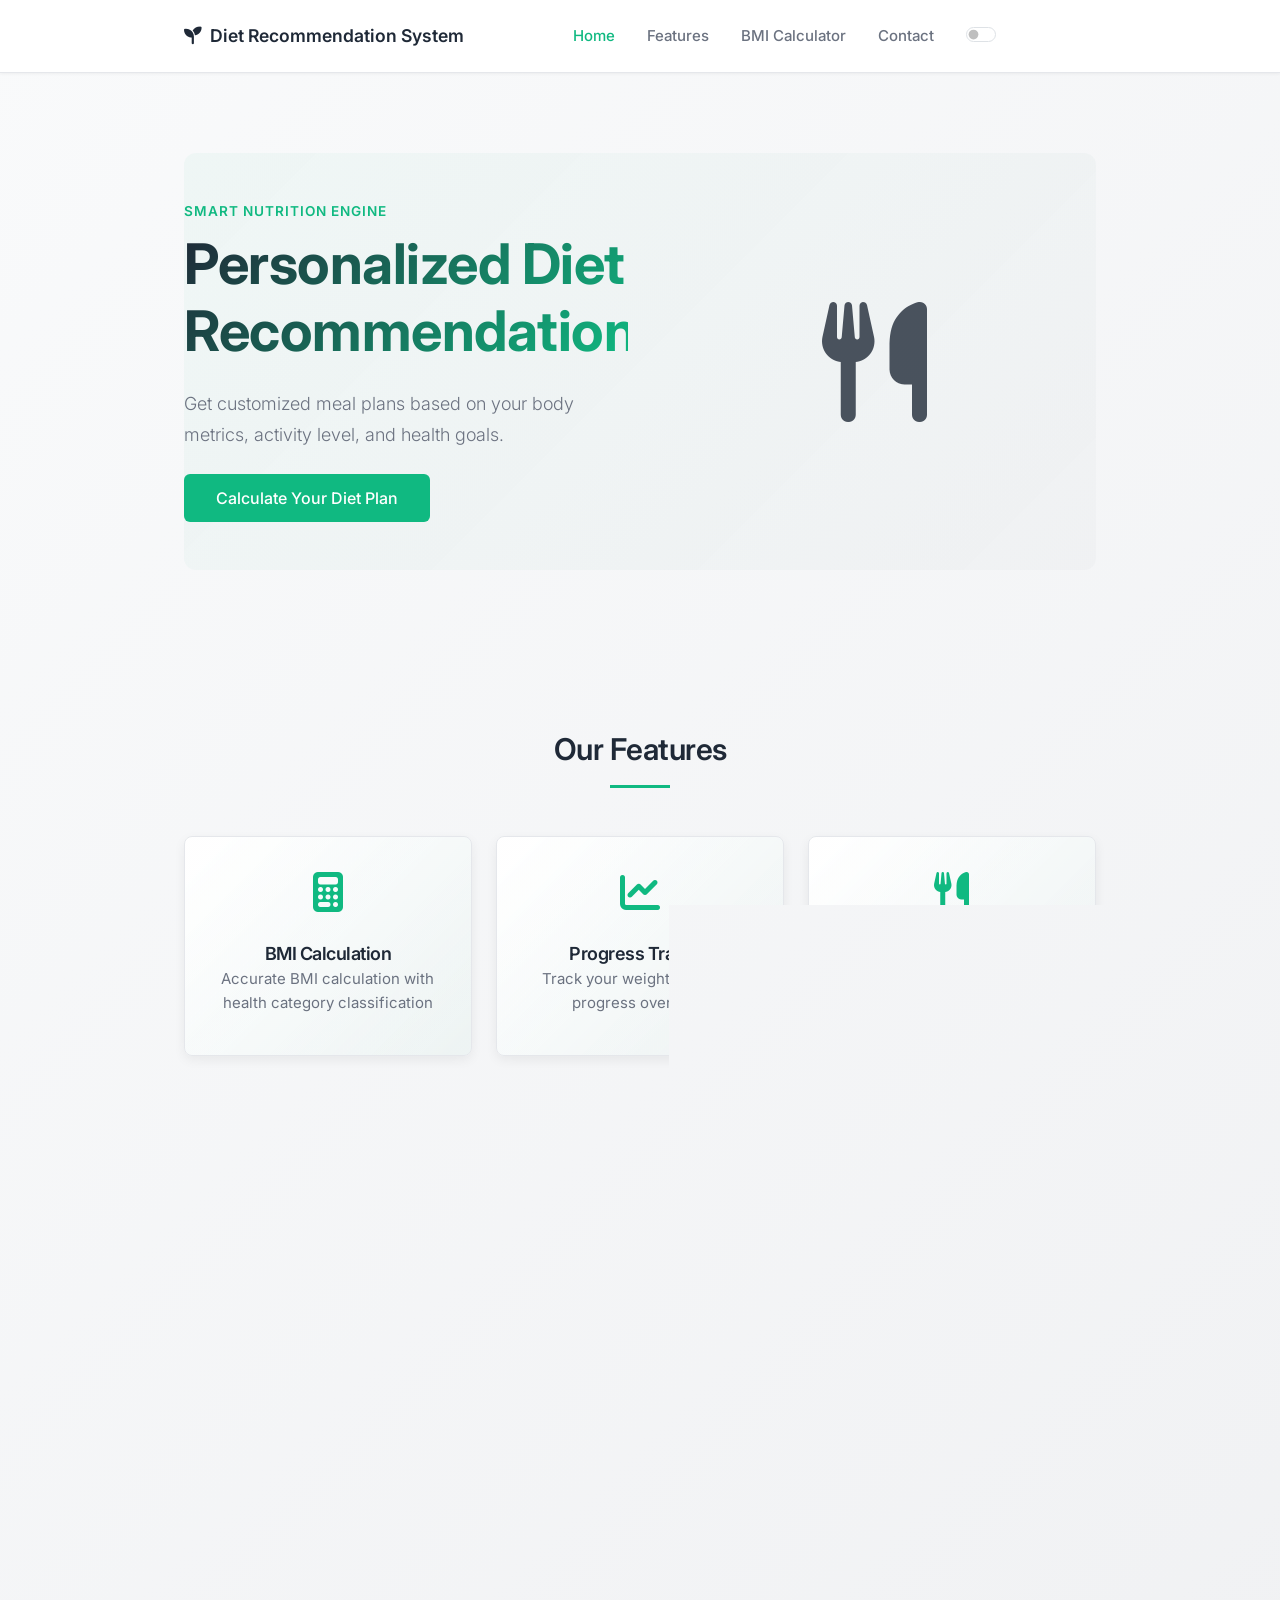
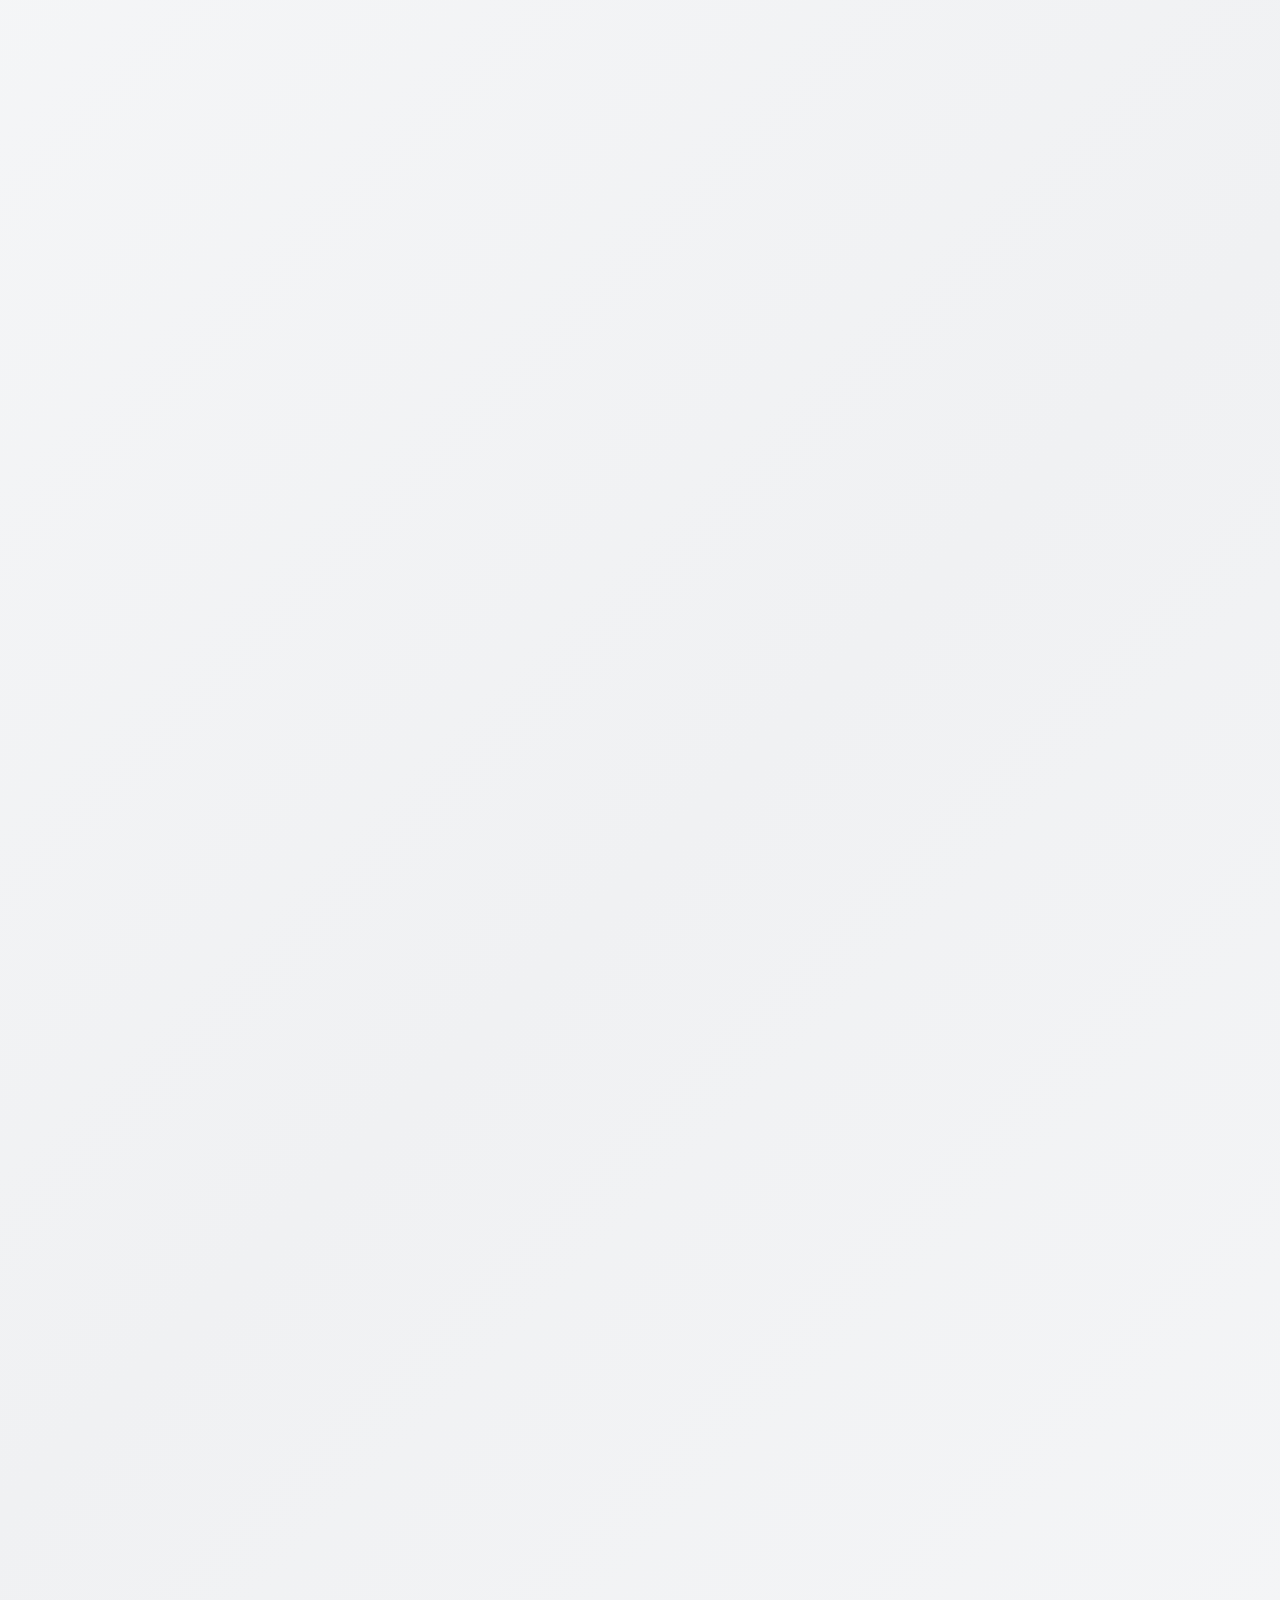
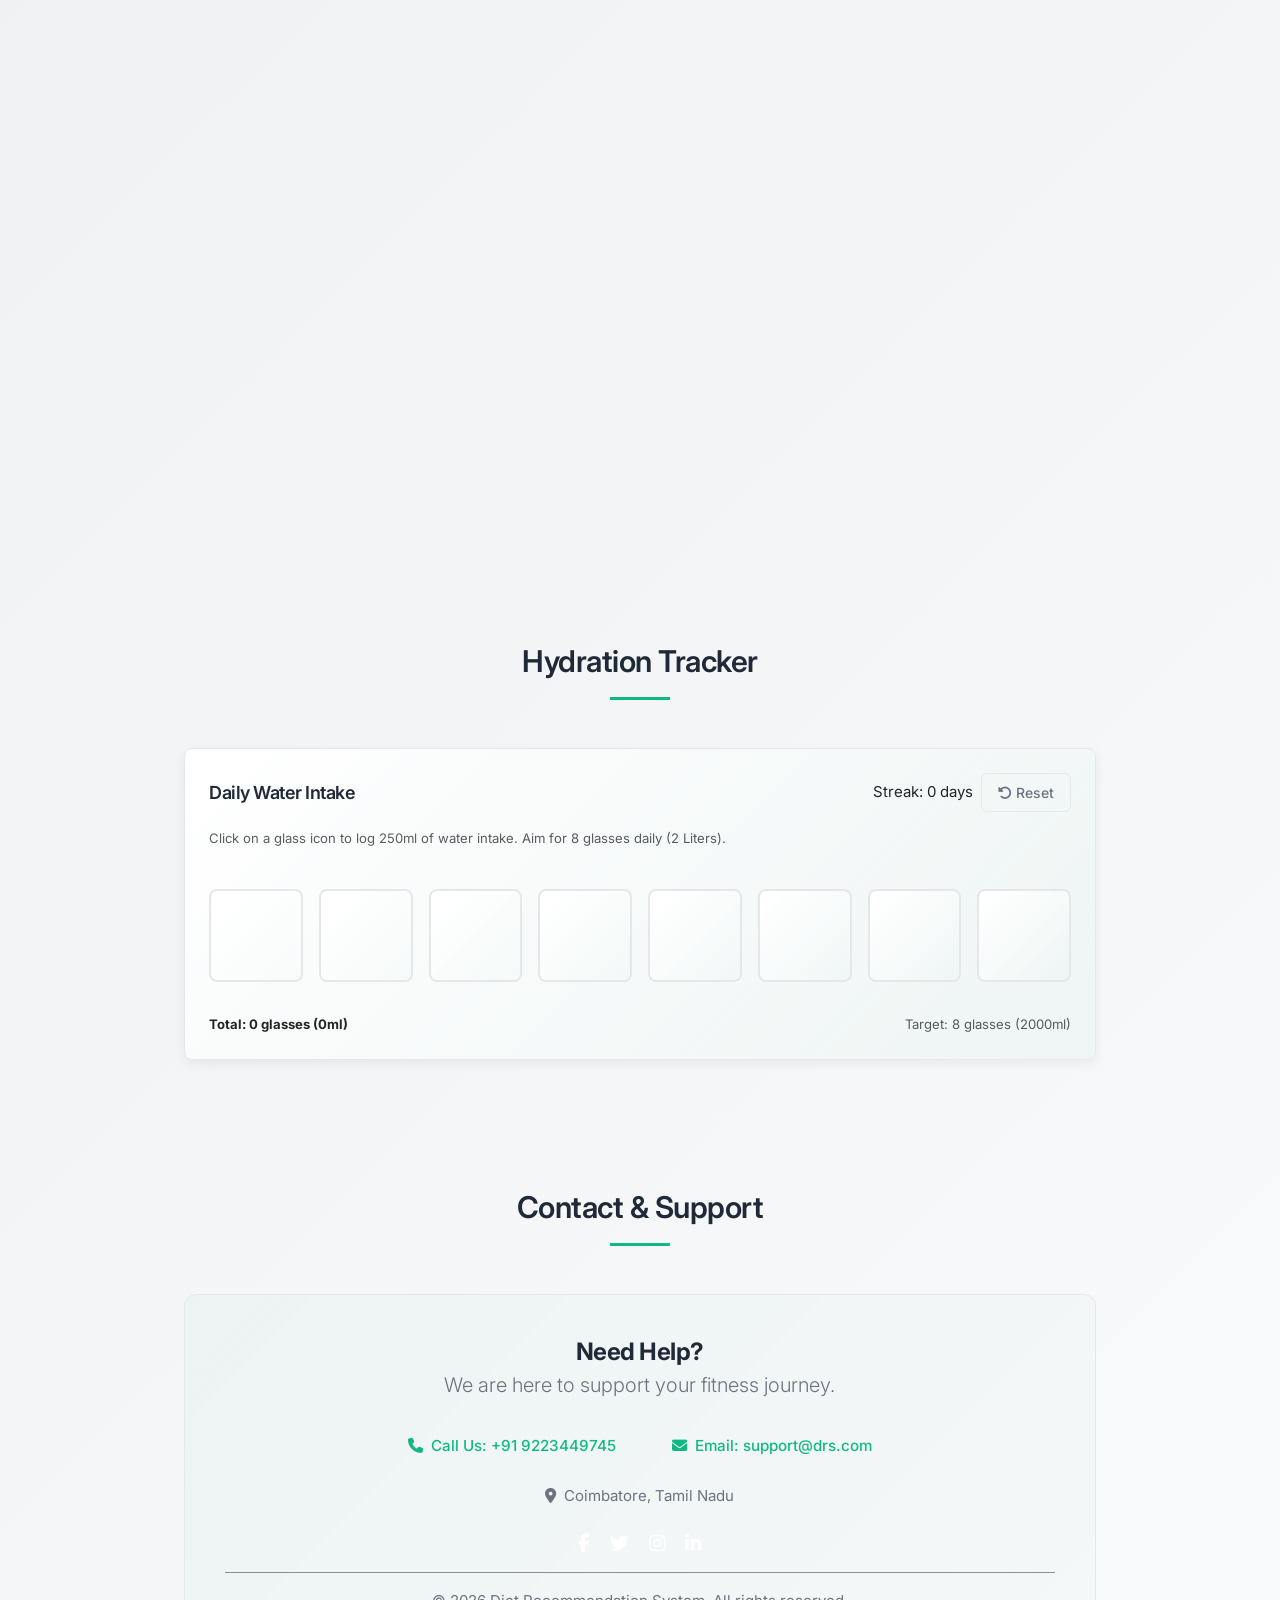
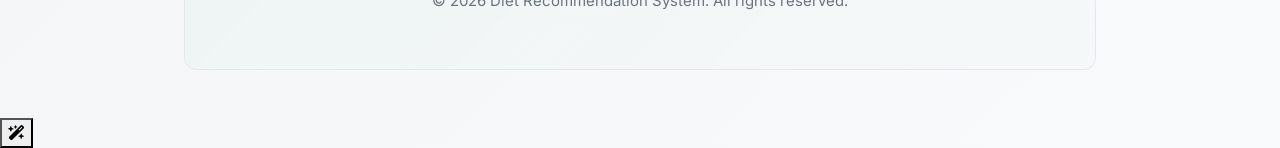
<file: index.html>
<!DOCTYPE html>
<html lang="en">
<head>
    <meta charset="UTF-8">
    <meta name="viewport" content="width=device-width, initial-scale=1.0">
    <title>Diet Recommendation System</title>
    <link href="https://cdn.jsdelivr.net/npm/bootstrap@5.3.0/dist/css/bootstrap.min.css" rel="stylesheet">
    <link rel="stylesheet" href="https://cdnjs.cloudflare.com/ajax/libs/font-awesome/6.4.0/css/all.min.css">
    <link rel="stylesheet" href="style.css">
</head>
<body>
    <nav class="navbar navbar-expand-lg navbar-dark">
        <div class="container">
            <a class="navbar-brand" href="#home">
                <i class="fa-solid fa-seedling me-2"></i>Diet Recommendation System
            </a>
            <button class="navbar-toggler" type="button" data-bs-toggle="collapse" data-bs-target="#navbarNav">
                <span class="navbar-toggler-icon"></span>
            </button>
            <div class="collapse navbar-collapse" id="navbarNav">
                <ul class="navbar-nav ms-auto">
                    <li class="nav-item">
                        <a class="nav-link active" href="#home">Home</a>
                    </li>
                    <li class="nav-item">
                        <a class="nav-link" href="#features">Features</a>
                    </li>
                    <li class="nav-item">
                        <a class="nav-link" href="#calculator">BMI Calculator</a>
                    </li>
                    <li class="nav-item">
                        <a class="nav-link" href="#contact">Contact</a>
                    </li>
                </ul>
                <div class="ms-lg-3 mt-3 mt-lg-0">
                    <div class="form-check form-switch text-white">
                        <input class="form-check-input" type="checkbox" id="darkToggle">
                        <label class="form-check-label" for="darkToggle"><i class="fa-solid fa-moon me-1"></i>Dark Mode</label>
                    </div>
                </div>
            </div>
        </div>
    </nav>

    <section id="home" class="container py-5">
        <div class="hero-section">
            <div class="row align-items-center">
                <div class="col-lg-6">
                    <p class="hero-kicker mb-2">Smart Nutrition Engine</p>
                    <h1 class="display-4 fw-bold mb-4">Personalized Diet Recommendations</h1>
                    <p class="lead mb-4">Get customized meal plans based on your body metrics, activity level, and health goals.</p>
                    <button class="btn btn-light btn-lg" data-scroll-target="#calculator">Calculate Your Diet Plan</button>
                </div>
                <div class="col-lg-6 text-center">
                    <i class="fas fa-utensils" style="font-size: 120px; opacity: 0.8;"></i>
                </div>
            </div>
        </div>
    </section>

    <section id="features" class="container py-5">
        <h2 class="section-title">Our Features</h2>
        <div class="row">
            <div class="col-md-4 mb-4">
                <div class="card text-center p-4 h-100">
                    <div class="feature-icon mx-auto">
                        <i class="fas fa-calculator"></i>
                    </div>
                    <h4>BMI Calculation</h4>
                    <p>Accurate BMI calculation with health category classification</p>
                </div>
            </div>
            <div class="col-md-4 mb-4">
                <div class="card text-center p-4 h-100">
                    <div class="feature-icon mx-auto">
                        <i class="fas fa-chart-line"></i>
                    </div>
                    <h4>Progress Tracker</h4>
                    <p>Track your weight loss/gain progress over time</p>
                </div>
            </div>
            <div class="col-md-4 mb-4">
                <div class="card text-center p-4 h-100">
                    <div class="feature-icon mx-auto">
                        <i class="fas fa-utensils"></i>
                    </div>
                    <h4>Personalized Meal Plans</h4>
                    <p>Custom diet plans based on your unique profile</p>
                </div>
            </div>
        </div>
    </section>

    <section id="calculator" class="container py-5">
        <h2 class="section-title">BMI Calculator & Diet Recommendation</h2>
        <div class="row">
            <div class="col-12">
                <div class="card p-4">
                    <h4 class="mb-4">Enter Your Details</h4>
                    <div id="onboardingTips" class="onboarding-tips mb-3 hidden" role="status" aria-live="polite">
                        <div class="d-flex justify-content-between align-items-start gap-3">
                            <div>
                                <div class="tips-title">Quick Start</div>
                                <p class="mb-2">Fill profile details, calculate your plan, and track your weight weekly for better results.</p>
                                <div class="tips-chips">
                                    <span class="tips-chip">1. Fill Basics</span>
                                    <span class="tips-chip">2. Calculate Plan</span>
                                    <span class="tips-chip">3. Track Progress</span>
                                </div>
                            </div>
                            <button type="button" id="dismissTipsBtn" class="btn btn-sm btn-outline-secondary flex-shrink-0">Dismiss</button>
                        </div>
                    </div>
                    <form id="dietForm" novalidate>
                        <div class="mb-3 d-flex align-items-center gap-3">
                            <img id="profileImagePreview" alt="Profile" class="profile-image profile-circle" style="width:64px;height:64px;object-fit:cover;border:2px solid #e5e7eb;" />
                            <label class="btn btn-sm btn-outline-secondary mb-0">
                                <i class="fa-solid fa-image me-2"></i>Upload Image
                                <input type="file" accept="image/*" id="profileImageInput" class="d-none" />
                            </label>
                        </div>
                        <div class="live-summary mb-4" id="liveSummaryCard">
                            <div class="live-summary-title">Live Health Snapshot</div>
                            <div class="row g-2">
                                <div class="col-md-4">
                                    <div class="summary-pill">
                                        <span class="label">BMI</span>
                                        <strong id="liveBmi">--</strong>
                                    </div>
                                </div>
                                <div class="col-md-4">
                                    <div class="summary-pill">
                                        <span class="label">Category</span>
                                        <strong id="liveCategory">--</strong>
                                    </div>
                                </div>
                                <div class="col-md-4">
                                    <div class="summary-pill">
                                        <span class="label">Est. Calories</span>
                                        <strong id="liveCalories">--</strong>
                                    </div>
                                </div>
                            </div>
                        </div>
                        <div class="mb-3">
                            <label class="form-label">Full Name</label>
                            <input type="text" class="form-control" id="name" required>
                            <div class="invalid-feedback">Please enter your name.</div>
                        </div>
                        <div class="row">
                            <div class="col-md-6 mb-3">
                                <label class="form-label">Age</label>
                                <input type="number" min="10" max="120" class="form-control" id="age" required>
                                <div class="invalid-feedback">Age must be between 10 and 120.</div>
                            </div>
                            <div class="col-md-6 mb-3">
                                <label class="form-label">Gender</label>
                                <select class="form-control" id="gender" required>
                                    <option value="male">Male</option>
                                    <option value="female">Female</option>
                                </select>
                                <div class="invalid-feedback">Please select gender.</div>
                            </div>
                        </div>
                        <div class="row">
                            <div class="col-md-6 mb-3">
                                <label class="form-label">Height (cm)</label>
                                <input type="number" min="50" step="0.1" class="form-control" id="height" required>
                                <div class="invalid-feedback">Please enter valid height.</div>
                            </div>
                            <div class="col-md-6 mb-3">
                                <label class="form-label">Weight (kg)</label>
                                <input type="number" min="20" step="0.1" class="form-control" id="weight" required>
                                <div class="invalid-feedback">Please enter valid weight.</div>
                            </div>
                        </div>
                        <div class="mb-3">
                            <label class="form-label">Activity Level</label>
                            <select class="form-control" id="activity" required>
                                <option value="sedentary">Sedentary (little or no exercise)</option>
                                <option value="light">Light (exercise 1-3 days/week)</option>
                                <option value="moderate">Moderate (exercise 3-5 days/week)</option>
                                <option value="active">Active (exercise 6-7 days/week)</option>
                                <option value="veryActive">Very Active (hard exercise daily)</option>
                            </select>
                        </div>
                        <div class="mb-3">
                            <label class="form-label">Goal</label>
                            <select class="form-control" id="goal" required>
                                <option value="maintain">Maintain Weight</option>
                                <option value="lose">Lose Weight</option>
                                <option value="gain">Gain Weight</option>
                            </select>
                        </div>
                        <div class="mb-3">
                            <label class="form-label">Dietary Preference</label>
                            <select class="form-control" id="dietPref" required>
                                <option value="omnivore">Omnivore</option>
                                <option value="vegetarian">Vegetarian</option>
                                <option value="vegan">Vegan</option>
                            </select>
                        </div>
                        <button type="button" class="btn btn-primary w-100" id="calculateBtn">Calculate Diet Plan</button>
                        <button type="button" class="btn btn-outline-secondary w-100 mt-2" id="savePdfBtn"><i class="fa-solid fa-file-pdf me-2"></i>Save/Print Plan</button>
                    </form>
                </div>
            </div>
            <div class="col-12 mt-4">
                <div class="card p-4">
                    <h4 class="mb-4">Your Results</h4>
                    <div id="resultsSection" class="hidden">
                        <div class="text-center mb-4">
                            <h5>Your BMI</h5>
                            <div class="bmi-gauge">
                                <div id="bmiNeedle" class="bmi-needle" aria-hidden="true"></div>
                                <div class="bmi-center">
                                    <span id="bmiValue" class="fw-bold" style="font-size: 24px;">0</span>
                                    <span id="bmiCategory" class="small">Category</span>
                                </div>
                            </div>
                        </div>
                        <div class="mb-4">
                            <h6>Daily Calorie Needs: <span id="calories" class="fw-bold">0</span> calories</h6>
                            <div class="progress-container">
                                <div class="progress-bar-custom" id="calorieProgress" style="width: 0%"></div>
                            </div>
                        </div>
                        <div class="mb-4">
                            <h6>Weight Goal Progress</h6>
                            <div class="progress-container">
                                <div class="progress-bar-custom" id="goalProgress" style="width: 30%"></div>
                            </div>
                            <div class="d-flex justify-content-between small">
                                <span>Current: <span id="currentWeight">0</span>kg</span>
                                <span>Goal: <span id="goalWeight">0</span>kg</span>
                            </div>
                        </div>
                        <div>
                            <h5>Recommended Diet Plan</h5>
                            <div class="diet-card">
                                <h6><i class="fas fa-sun me-2 text-warning"></i>Breakfast</h6>
                                <ul id="breakfastList" class="mb-0"></ul>
                            </div>
                            <div class="diet-card">
                                <h6><i class="fas fa-cloud-sun me-2 text-primary"></i>Lunch</h6>
                                <ul id="lunchList" class="mb-0"></ul>
                            </div>
                            <div class="diet-card">
                                <h6><i class="fas fa-moon me-2 text-info"></i>Dinner</h6>
                                <ul id="dinnerList" class="mb-0"></ul>
                            </div>
                        </div>
                        <div class="text-center mt-4">
                            <button id="shuffleMealsBtn" class="btn btn-outline-secondary me-2"><i class="fa-solid fa-shuffle me-2"></i>Shuffle Meals</button>
                            <button id="viewDetailsBtn" class="btn btn-outline-primary"><i class="fa-solid fa-chart-bar me-2"></i>View Full Plan</button>
                        </div>
                    </div>
                    <div id="noResults" class="text-center">
                        <p class="text-muted mb-0">Enter your details and click "Calculate Diet Plan" above.</p>
                    </div>
                </div>
            </div>
            <div class="col-12 mt-4">
                <div class="card p-4" id="progressTrackerCard">
                    <h4 class="mb-4">Weight Progress Tracker</h4>
                    <div id="progressSummary" class="d-flex justify-content-around text-center mb-4 small">
                        <div>Start Weight: <strong id="startWeight">--</strong></div>
                        <div>Current: <strong id="currentProgress">--</strong></div>
                        <div>Change: <strong id="totalChange">--</strong></div>
                        <div>Weeks: <strong id="weeksTracking">--</strong></div>
                    </div>
                    
                    <div id="progressChart" class="chart-box">
                        <p class="text-muted m-0">No data yet. Add your first weight entry!</p>
                        <div id="chartTooltip" class="chart-tooltip"></div>
                    </div>
                    
                    <div class="d-flex align-items-center gap-2 mt-3">
                        <input type="date" id="progressDate" class="form-control" style="width: 150px;">
                        <input type="number" min="10" step="0.1" id="progressWeight" class="form-control" placeholder="Weight (kg)" required>
                        <button type="button" id="addProgressBtn" class="btn btn-secondary flex-shrink-0"><i class="fa-solid fa-plus"></i></button>
                    </div>

                    <div class="mt-3">
                      <label for="goalWeightInput" class="form-label">Goal Weight (kg)</label>
                      <input type="number" min="10" step="0.1" id="goalWeightInput" class="form-control" placeholder="Enter your goal weight">
                    </div>

                    <h5 class="mt-4 mb-3">Progress Entries</h5>
                    <ul id="progressEntriesList" class="list-group mb-3" style="max-height: 200px; overflow-y: auto;"></ul>

                    <h5 class="mt-4 mb-3">Quick Actions</h5>
                    <div class="d-flex flex-wrap gap-2">
                        <button type="button" id="exportProgressBtn" class="btn btn-outline-primary"><i class="fa-solid fa-download me-2"></i>Export Progress (.txt)</button>
                        <button type="button" id="clearProgressBtn" class="btn btn-outline-danger"><i class="fa-solid fa-trash-can me-2"></i>Clear All Data</button>
                    </div>
                </div>
            </div>
            <div class="col-12 mt-4">
                <div class="card p-4" id="weeklyInsightsCard">
                    <div class="d-flex justify-content-between align-items-center mb-3">
                        <h4 class="mb-0">Weekly Insights</h4>
                        <span class="small text-muted">Last 7 days</span>
                    </div>
                    <div class="row g-3">
                        <div class="col-md-4">
                            <div class="insight-item">
                                <div class="insight-label">Calorie Target</div>
                                <div class="insight-value" id="weeklyCalories">--</div>
                                <div class="insight-note">Current daily recommendation</div>
                            </div>
                        </div>
                        <div class="col-md-4">
                            <div class="insight-item">
                                <div class="insight-label">Hydration Score</div>
                                <div class="insight-value" id="weeklyHydration">--</div>
                                <div class="insight-spark" id="weeklyHydrationSpark" aria-hidden="true"></div>
                                <div class="insight-note">Days you reached 8 glasses</div>
                            </div>
                        </div>
                        <div class="col-md-4">
                            <div class="insight-item">
                                <div class="insight-label">Weight Trend</div>
                                <div class="insight-value" id="weeklyTrend">--</div>
                                <div class="insight-spark" id="weeklyTrendSpark" aria-hidden="true"></div>
                                <div class="insight-note" id="weeklyTrendNote">Add progress entries to unlock trend.</div>
                            </div>
                        </div>
                    </div>
                </div>
            </div>
            <div class="col-12 mt-4">
                <div class="card p-4" id="achievementsCard">
                    <div class="d-flex justify-content-between align-items-center mb-3">
                        <h4 class="mb-0">Achievements</h4>
                        <span class="small text-muted" id="achievementCounter">0/3 unlocked</span>
                    </div>
                    <div class="row g-3" id="achievementGrid">
                        <div class="col-md-4">
                            <div class="achievement-item" data-achievement="planStarter">
                                <div class="achievement-icon"><i class="fa-solid fa-bolt"></i></div>
                                <div class="achievement-title">Plan Starter</div>
                                <div class="achievement-note">Generate your first diet plan.</div>
                            </div>
                        </div>
                        <div class="col-md-4">
                            <div class="achievement-item" data-achievement="hydrationHero">
                                <div class="achievement-icon"><i class="fa-solid fa-droplet"></i></div>
                                <div class="achievement-title">Hydration Hero</div>
                                <div class="achievement-note">Hit 8 glasses in a day.</div>
                            </div>
                        </div>
                        <div class="col-md-4">
                            <div class="achievement-item" data-achievement="consistencyChamp">
                                <div class="achievement-icon"><i class="fa-solid fa-chart-line"></i></div>
                                <div class="achievement-title">Consistency Champ</div>
                                <div class="achievement-note">Add 3 weight progress entries.</div>
                            </div>
                        </div>
                    </div>
                </div>
            </div>
        </div>
    </section>

    <section id="hydration" class="container py-5">
        <h2 class="section-title">Hydration Tracker</h2>
        <div class="card p-4" id="hydrationTrackerCard">
            <div class="d-flex justify-content-between align-items-center mb-3">
                <h4 class="mb-0">Daily Water Intake</h4>
                <div class="d-flex align-items-center gap-2">
                    <span class="streak-badge" id="hydrationStreak">Streak: 0 days</span>
                    <button type="button" id="resetWaterBtn" class="btn btn-sm btn-outline-secondary"><i class="fa-solid fa-rotate-left me-1"></i>Reset</button>
                </div>
            </div>
            <p class="small text-muted mb-3">Click on a glass icon to log 250ml of water intake. Aim for 8 glasses daily (2 Liters).</p>

            <div class="water-grid mb-3" id="waterTracker">
                </div>
            <div class="mt-3">
                <div class="d-flex justify-content-between small">
                    <span class="fw-bold">Total: <span id="waterCount">0</span> glasses (<span id="waterVolume">0</span>ml)</span>
                    <span class="text-muted">Target: 8 glasses (2000ml)</span>
                </div>
            </div>
        </div>
    </section>

    <section id="contact" class="container py-5">
        <h2 class="section-title">Contact & Support</h2>
        <div class="contact-card text-center">
            <div class="row justify-content-center">
                <div class="col-md-8">
                    <h3 class="fw-bold">Need Help?</h3>
                    <p class="lead">We are here to support your fitness journey.</p>
                    <div class="d-flex flex-column flex-md-row justify-content-center gap-3 mt-4">
                        <a href="tel:+919223449745" class="btn btn-outline-light"><i class="fas fa-phone me-2"></i>Call Us: +91 9223449745</a>
                        <a href="mailto:support@drs.com" class="btn btn-outline-light"><i class="fas fa-envelope me-2"></i>Email: support@drs.com</a>
                    </div>
                    <p class="mt-3"><i class="fa-solid fa-location-dot me-2"></i>Coimbatore, Tamil Nadu</p>
                    <div class="social-links mt-4">
                        <a href="#" class="text-white mx-2"><i class="fab fa-facebook-f fa-lg"></i></a>
                        <a href="#" class="text-white mx-2"><i class="fab fa-twitter fa-lg"></i></a>
                        <a href="#" class="text-white mx-2"><i class="fab fa-instagram fa-lg"></i></a>
                        <a href="#" class="text-white mx-2"><i class="fab fa-linkedin-in fa-lg"></i></a>
                    </div>
                </div>
            </div>
            <hr class="bg-light">
            <div class="text-center">
                <p>&copy; <span id="year"></span> Diet Recommendation System. All rights reserved.</p>
            </div>
        </div>
    </section>

    <div class="modal fade" id="groceryModal" tabindex="-1" aria-labelledby="groceryModalLabel" aria-hidden="true">
      <div class="modal-dialog modal-dialog-scrollable">
        <div class="modal-content">
          <div class="modal-header">
            <h5 class="modal-title" id="groceryModalLabel"><i class="fa-solid fa-cart-shopping me-2"></i>Grocery List</h5>
            <button type="button" class="btn-close" data-bs-dismiss="modal" aria-label="Close"></button>
          </div>
          <div class="modal-body">
            <ul id="groceryList" class="mb-0"></ul>
          </div>
          <div class="modal-footer">
            <button id="copyGroceryBtn" type="button" class="btn btn-outline-secondary"><i class="fa-regular fa-copy me-2"></i>Copy</button>
            <button id="downloadGroceryBtn" type="button" class="btn btn-primary"><i class="fa-solid fa-download me-2"></i>Download</button>
          </div>
        </div>
      </div>
    </div>

    <button id="quickActionFab" class="quick-action-fab" type="button" aria-label="Open quick actions">
        <i class="fa-solid fa-wand-magic-sparkles"></i>
    </button>
    <div id="quickActionPanel" class="quick-action-panel hidden" aria-live="polite">
        <button type="button" class="btn btn-sm btn-primary w-100 mb-2" data-quick-target="#calculator">Go To Calculator</button>
        <button type="button" class="btn btn-sm btn-outline-primary w-100 mb-2" data-quick-target="#hydration">Go To Hydration</button>
        <button type="button" class="btn btn-sm btn-outline-primary w-100 mb-2" id="quickToggleThemeBtn">Toggle Theme</button>
        <button type="button" class="btn btn-sm btn-outline-primary w-100" id="quickExportProgressBtn">Export Progress</button>
    </div>

    <div id="toastContainer" class="toast-container-custom" aria-live="polite" aria-atomic="true"></div>

    <script src="https://cdn.jsdelivr.net/npm/bootstrap@5.3.0/dist/js/bootstrap.bundle.min.js"></script>
    <script src="app.js"></script>
</body>
</html>
</file>
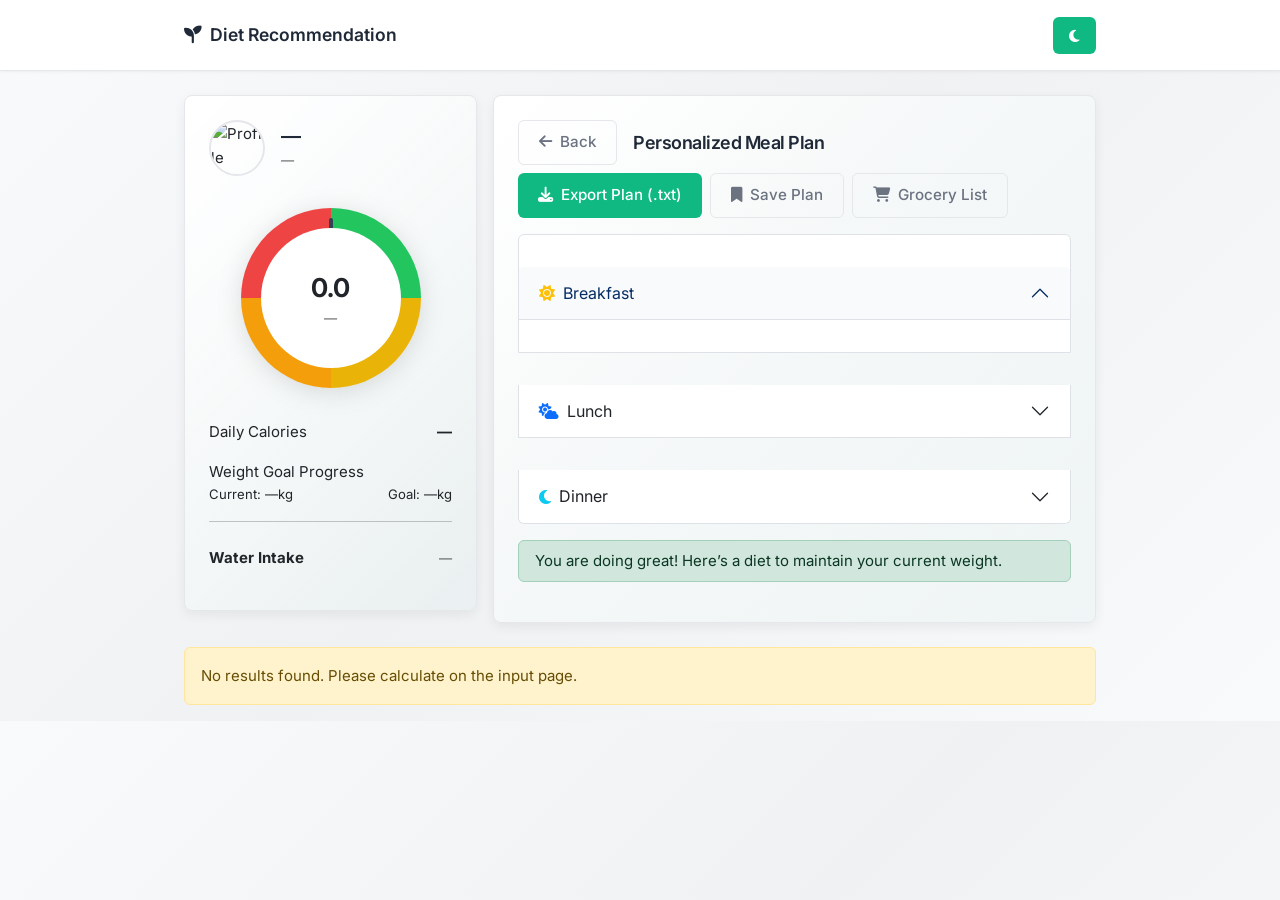
<file: results.html>
<!DOCTYPE html>
<html lang="en">
<head>
  <meta charset="UTF-8" />
  <meta name="viewport" content="width=device-width, initial-scale=1.0" />
  <title>Results • Diet Recommendation</title>
  <link href="https://cdn.jsdelivr.net/npm/bootstrap@5.3.0/dist/css/bootstrap.min.css" rel="stylesheet">
  <link rel="stylesheet" href="https://cdnjs.cloudflare.com/ajax/libs/font-awesome/6.4.0/css/all.min.css">
  <link rel="stylesheet" href="style.css">
  <style>
    .results-hero { margin-top: 24px; }
    .bmi-dial { width: 180px; height: 180px; position: relative; margin: 0 auto; }
    .bmi-dial .ring { width: 100%; height: 100%; border-radius: 50%; background: conic-gradient(#22c55e 0 25%, #eab308 25% 50%, #f59e0b 50% 75%, #ef4444 75% 100%); filter: drop-shadow(0 4px 12px rgba(0,0,0,.12)); }
    .bmi-dial .center { position:absolute; inset: 20px; border-radius: 50%; background: #fff; display:flex; flex-direction:column; align-items:center; justify-content:center; text-align:center; }
    .bmi-dial .needle { position:absolute; inset: 0; display:block; transform: rotate(0deg); transition: transform 800ms ease; }
    .bmi-dial .needle::after { content:''; position:absolute; left:50%; top:10px; transform:translateX(-50%); width:4px; height:70px; background:#334155; border-radius:2px; }

    .accordion-button:not(.collapsed) { background:#f8fafc; }
    .action-bar { gap: .5rem; }
  </style>
</head>
<body>
  <nav class="navbar navbar-expand-lg navbar-dark">
    <div class="container">
      <a class="navbar-brand" href="index.html"><i class="fa-solid fa-seedling me-2"></i>Diet Recommendation</a>
      <div class="d-flex align-items-center ms-auto">
        <button id="themeToggle" class="btn btn-sm btn-light">
          <i id="themeIcon" class="fa-solid fa-moon"></i>
        </button>
      </div>
    </div>
  </nav>

  <main class="container results-hero">
    <div class="row g-3">
      <div class="col-lg-4">
        <div class="card p-4">
          <div class="d-flex align-items-center gap-3 mb-3">
            <img id="resProfileImg" class="profile-circle" style="width:56px;height:56px;object-fit:cover;border:2px solid #e5e7eb;" alt="Profile"/>
            <div>
              <h5 id="resName" class="mb-0">—</h5>
              <small id="resMeta" class="text-muted">—</small>
            </div>
          </div>
          <div class="bmi-dial my-3">
            <div class="ring"></div>
            <div id="dialNeedle" class="needle"></div>
            <div class="center">
              <div id="bmiValueDial" class="fw-bold" style="font-size:26px">0.0</div>
              <div id="bmiCategoryDial" class="small text-muted">—</div>
            </div>
          </div>
          <div class="mt-3">
            <div class="d-flex justify-content-between"><span>Daily Calories</span><strong id="caloriesNeed">—</strong></div>
            <div class="progress-container"><div class="progress-bar-custom" id="calorieBar" style="width:0%"></div></div>
          </div>
          <div class="mt-3">
            <div class="d-flex justify-content-between"><span>Weight Goal Progress</span></div>
            <div class="progress-container"><div class="progress-bar-custom" id="goalBar" style="width:0%"></div></div>
            <div class="d-flex justify-content-between small"><span>Current: <span id="curW">—</span>kg</span><span>Goal: <span id="goalW">—</span>kg</span></div>
          </div>
          <hr/>
          <div class="mt-2">
            <div class="d-flex justify-content-between align-items-center mb-2">
              <strong>Water Intake</strong>
              <small id="waterCountLabel" class="text-muted">—</small>
            </div>
            <div class="water-grid-small mb-3" id="resWaterTracker">
              </div>
          </div>
        </div>
      </div>
      <div class="col-lg-8">
        <div class="card p-4">
          <div class="d-flex justify-content-between action-bar flex-wrap mb-3">
            <div class="d-flex align-items-center gap-3">
              <button class="btn btn-outline-secondary" onclick="window.history.back()"><i class="fa-solid fa-arrow-left me-2"></i>Back</button>
              <h4 class="mb-0">Personalized Meal Plan</h4>
            </div>
            <div class="d-flex gap-2">
              <button id="exportPlanBtn" class="btn btn-primary"><i class="fa-solid fa-download me-2"></i>Export Plan (.txt)</button>
              <button id="savePlanBtn" class="btn btn-outline-secondary"><i class="fa-solid fa-bookmark me-2"></i>Save Plan</button>
              <button id="openGroceryModalBtn" class="btn btn-outline-secondary"><i class="fa-solid fa-cart-shopping me-2"></i>Grocery List</button>
            </div>
          </div>

          <div class="accordion" id="dietPlanAccordion">
            <div class="accordion-item">
              <h2 class="accordion-header">
                <button class="accordion-button" type="button" data-bs-toggle="collapse" data-bs-target="#collapseOne" aria-expanded="true">
                  <i class="fas fa-sun me-2 text-warning"></i>Breakfast
                </button>
              </h2>
              <div id="collapseOne" class="accordion-collapse collapse show" data-bs-parent="#dietPlanAccordion">
                <div class="accordion-body"><ul id="resBreakfast" class="mb-0"></ul></div>
              </div>
            </div>
            <div class="accordion-item">
              <h2 class="accordion-header">
                <button class="accordion-button collapsed" type="button" data-bs-toggle="collapse" data-bs-target="#collapseTwo" aria-expanded="false">
                  <i class="fas fa-cloud-sun me-2 text-primary"></i>Lunch
                </button>
              </h2>
              <div id="collapseTwo" class="accordion-collapse collapse" data-bs-parent="#dietPlanAccordion">
                <div class="accordion-body"><ul id="resLunch" class="mb-0"></ul></div>
              </div>
            </div>
            <div class="accordion-item">
              <h2 class="accordion-header">
                <button class="accordion-button collapsed" type="button" data-bs-toggle="collapse" data-bs-target="#collapseThree" aria-expanded="false">
                  <i class="fas fa-moon me-2 text-info"></i>Dinner
                </button>
              </h2>
              <div id="collapseThree" class="accordion-collapse collapse" data-bs-parent="#dietPlanAccordion">
                <div class="accordion-body"><ul id="resDinner" class="mb-0"></ul></div>
              </div>
            </div>
          </div>

          <div class="mt-3">
            <div id="coachMsg" class="alert alert-success py-2 px-3">You are doing great! Here’s a diet to maintain your current weight.</div>
          </div>
        </div>
      </div>
    </div>
  </main>

  <div class="modal fade" id="groceryModal" tabindex="-1" aria-labelledby="groceryModalLabel" aria-hidden="true">
    <div class="modal-dialog modal-dialog-scrollable">
      <div class="modal-content">
        <div class="modal-header">
          <h5 class="modal-title" id="groceryModalLabel"><i class="fa-solid fa-cart-shopping me-2"></i>Grocery List</h5>
          <button type="button" class="btn-close" data-bs-dismiss="modal" aria-label="Close"></button>
        </div>
        <div class="modal-body">
          <ul id="groceryList" class="mb-0"></ul>
        </div>
        <div class="modal-footer">
          <button id="copyGroceryBtn" type="button" class="btn btn-outline-secondary"><i class="fa-regular fa-copy me-2"></i>Copy</button>
          <button id="downloadGroceryBtn" type="button" class="btn btn-primary"><i class="fa-solid fa-download me-2"></i>Download</button>
        </div>
      </div>
    </div>
  </div>

  <div id="toastContainer" class="toast-container-custom" aria-live="polite" aria-atomic="true"></div>

    <script src="https://cdn.jsdelivr.net/npm/bootstrap@5.3.0/dist/js/bootstrap.bundle.min.js"></script>
    <script src="results.js"></script>
</body>
</html>
</file>
<file: style.css>
@import url('https://fonts.googleapis.com/css2?family=Inter:wght@400;500;600;700&display=swap');

:root {
  --primary: #1f2937;
  --accent: #10b981;
  --text: #1f2937;
  --text-light: #6b7280;
  --bg: #ffffff;
  --bg-soft: #f9fafb;
  --border: #e5e7eb;
  --shadow: 0 4px 12px rgba(0, 0, 0, 0.06);
  --shadow-lg: 0 8px 20px rgba(0, 0, 0, 0.1);
}

[data-theme="dark"] {
  --primary: #ffffff;
  --accent: #34d399;
  --text: #f3f4f6;
  --text-light: #d1d5db;
  --bg: #111827;
  --bg-soft: #1f2937;
  --border: #374151;
  --shadow: 0 4px 12px rgba(0, 0, 0, 0.3);
  --shadow-lg: 0 8px 20px rgba(0, 0, 0, 0.4);
}

* {
  box-sizing: border-box;
}

body {
  font-family: 'Inter', sans-serif;
  background: linear-gradient(135deg, #f9fafb 0%, #f0f1f3 50%, #f9fafb 100%);
  color: var(--text);
  line-height: 1.6;
  font-size: 15px;
  margin: 0;
  padding: 0;
  transition: background 0.3s ease, color 0.3s ease;
  scroll-behavior: smooth;
}

.container {
  max-width: 960px;
  margin: 0 auto;
  padding: 0 1.5rem;
}

/* ===== TYPOGRAPHY ===== */
h1, h2, h3, h4, h5, h6 {
  font-weight: 600;
  letter-spacing: -0.5px;
  color: var(--primary);
  margin: 0;
}

h1 { font-size: 2.5rem; line-height: 1.2; }
h2 { font-size: 1.875rem; line-height: 1.3; margin: 2rem 0 1.5rem 0; }
h3 { font-size: 1.25rem; line-height: 1.4; }
h4 { font-size: 1.125rem; line-height: 1.4; }

p {
  color: var(--text-light);
  margin: 0 0 1rem 0;
}

/* ===== SECTIONS ===== */
section {
  padding: 4rem 0;
  opacity: 0;
  animation: fadeInUp 0.6s ease forwards;
  animation-fill-mode: both;
}

section:nth-child(1) { animation-delay: 0.1s; }
section:nth-child(2) { animation-delay: 0.2s; }
section:nth-child(3) { animation-delay: 0.3s; }
section:nth-child(4) { animation-delay: 0.4s; }
section:nth-child(5) { animation-delay: 0.5s; }
section:nth-child(6) { animation-delay: 0.6s; }

@keyframes fadeInUp {
  from {
    opacity: 0;
    transform: translateY(12px);
  }
  to {
    opacity: 1;
    transform: translateY(0);
  }
}

section:first-of-type {
  padding-top: 3rem;
}

/* ===== NAVBAR ===== */
.navbar {
  background-color: var(--bg);
  border-bottom: 1px solid var(--border);
  padding: 1rem 0 !important;
  position: sticky;
  top: 0;
  z-index: 1000;
  box-shadow: 0 1px 3px rgba(0, 0, 0, 0.05);
  transition: all 0.3s ease;
}

.navbar-brand {
  font-weight: 600;
  color: var(--primary) !important;
  font-size: 1.1rem;
}

.navbar .nav-link {
  color: var(--text-light) !important;
  font-weight: 500;
  padding: 0.5rem 0.75rem !important;
  margin: 0 0.25rem;
  transition: color 0.2s ease;
}

.navbar .nav-link:hover,
.navbar .nav-link.active {
  color: var(--accent) !important;
}

.form-check-input {
  cursor: pointer;
}

.form-check-input:checked {
  background-color: var(--accent) !important;
  border-color: var(--accent) !important;
}

/* ===== CARDS ===== */
.card {
  border: 1px solid var(--border);
  border-radius: 8px;
  background: linear-gradient(135deg, #ffffff 0%, rgba(16, 185, 129, 0.03) 100%);
  box-shadow: var(--shadow);
  transition: all 0.3s cubic-bezier(0.4, 0, 0.2, 1);
  overflow: hidden;
}

.card:hover {
  border-color: var(--accent);
  box-shadow: var(--shadow-lg);
  transform: translateY(-4px);
}

/* ===== BUTTONS ===== */
.btn {
  font-weight: 500;
  border-radius: 6px;
  padding: 0.625rem 1.25rem;
  font-size: 0.95rem;
  transition: all 0.2s ease;
  border: none;
  position: relative;
  overflow: hidden;
}

.btn::before {
  content: '';
  position: absolute;
  top: 50%;
  left: 50%;
  width: 0;
  height: 0;
  border-radius: 50%;
  background: rgba(255, 255, 255, 0.3);
  transform: translate(-50%, -50%);
  transition: width 0.5s ease, height 0.5s ease;
}

.btn:active::before {
  width: 300px;
  height: 300px;
}

.btn-primary {
  background-color: var(--accent);
  color: white;
}

.btn-primary:hover {
  background-color: #059669;
  color: white;
  transform: translateY(-2px);
  box-shadow: 0 6px 16px rgba(16, 185, 129, 0.2);
}

.btn-light {
  background-color: var(--accent);
  color: white;
}

.btn-light:hover {
  background-color: #059669;
  color: white;
  transform: translateY(-2px);
  box-shadow: 0 6px 16px rgba(16, 185, 129, 0.2);
}

.btn-outline-secondary {
  color: var(--text-light);
  border: 1px solid var(--border);
  background-color: transparent;
}

.btn-outline-secondary:hover {
  background-color: var(--bg-soft);
  color: var(--accent);
  border-color: var(--accent);
  transform: translateY(-1px);
}

.btn-sm {
  padding: 0.5rem 1rem;
  font-size: 0.875rem;
}

.btn-lg {
  padding: 0.75rem 2rem;
  font-size: 1rem;
}

/* ===== FORMS ===== */
.form-control,
.form-select {
  border: 1px solid var(--border);
  border-radius: 6px;
  background-color: var(--bg);
  color: var(--text);
  padding: 0.625rem 0.75rem;
  font-size: 0.95rem;
  transition: all 0.2s ease;
}

.form-control:focus,
.form-select:focus {
  border-color: var(--accent);
  box-shadow: 0 0 0 3px rgba(16, 185, 129, 0.1);
  outline: none;
  transform: translateY(-1px);
}

.form-label {
  font-weight: 500;
  color: var(--text);
  margin-bottom: 0.5rem;
  display: block;
  transition: color 0.2s ease;
}

.form-control:focus ~ .form-label,
.form-control:not(:placeholder-shown) ~ .form-label {
  color: var(--accent);
}

.invalid-feedback {
  color: #ef4444;
  font-size: 0.85rem;
  margin-top: 0.25rem;
  animation: fadeIn 0.2s ease;
}

/* ===== HERO ===== */
.hero-section {
  text-align: left;
  background: linear-gradient(135deg, rgba(16, 185, 129, 0.04) 0%, rgba(31, 41, 55, 0.02) 100%);
  border-radius: 12px;
  padding: 3rem 0;
  margin: 2rem 0;
}

.hero-kicker {
  font-size: 0.85rem;
  font-weight: 600;
  color: var(--accent);
  text-transform: uppercase;
  letter-spacing: 1px;
}

.hero-section h1 {
  margin-bottom: 1.5rem;
  background: linear-gradient(135deg, var(--primary) 0%, var(--accent) 100%);
  -webkit-background-clip: text;
  -webkit-text-fill-color: transparent;
  background-clip: text;
}

.hero-section .lead {
  font-size: 1.125rem;
  color: var(--text-light);
  margin-bottom: 2rem;
  line-height: 1.7;
}

.hero-section i {
  opacity: 0.15;
  transition: opacity 0.3s ease;
}

/* ===== FEATURES SECTION ===== */
.section-title {
  text-align: center;
  margin-bottom: 3rem;
  position: relative;
}

.section-title::after {
  content: '';
  display: block;
  width: 60px;
  height: 3px;
  background-color: var(--accent);
  margin: 1rem auto 0;
}

.feature-icon {
  font-size: 2.5rem;
  color: var(--accent);
  margin-bottom: 1rem;
}

/* ===== LIVE SUMMARY ===== */
.live-summary {
  background: linear-gradient(135deg, #ffffff 0%, rgba(16, 185, 129, 0.02) 100%);
  border: 1px solid var(--border);
  border-radius: 8px;
  padding: 1.5rem;
  margin-bottom: 2rem;
}

.live-summary-title {
  font-weight: 600;
  color: var(--text);
  margin-bottom: 1rem;
  font-size: 0.95rem;
}

.summary-pill {
  background: linear-gradient(135deg, #fafbfc 0%, rgba(16, 185, 129, 0.01) 100%);
  border: 1px solid var(--border);
  border-radius: 6px;
  padding: 1rem;
  text-align: center;
  transition: all 0.2s ease;
}

.summary-pill:hover {
  border-color: var(--accent);
  box-shadow: 0 2px 8px rgba(16, 185, 129, 0.1);
}

.summary-pill .label {
  display: block;
  font-size: 0.8rem;
  color: var(--text-light);
  text-transform: uppercase;
  letter-spacing: 0.5px;
  margin-bottom: 0.5rem;
}

.summary-pill strong {
  display: block;
  font-size: 1.5rem;
  color: var(--accent);
}

/* ===== PROFILE IMAGE ===== */
.profile-image {
  border-radius: 6px;
  background-color: var(--bg-soft);
  border: 2px solid var(--border);
  transition: all 0.2s ease;
  animation: fadeIn 0.4s ease;
}

.profile-image:hover {
  border-color: var(--accent);
  box-shadow: 0 4px 12px rgba(16, 185, 129, 0.2);
  transform: scale(1.02);
}

.profile-circle {
  border-radius: 50%;
}

/* ===== RESULTS DISPLAY ===== */
.results-container {
  margin-top: 2rem;
  animation: fadeIn 0.5s ease;
}

@keyframes fadeIn {
  from {
    opacity: 0;
    transform: translateY(10px);
  }
  to {
    opacity: 1;
    transform: translateY(0);
  }
}

.bmi-gauge {
  text-align: center;
  padding: 2rem 1rem;
  animation: scaleIn 0.5s cubic-bezier(0.34, 1.56, 0.64, 1);
}

@keyframes scaleIn {
  from {
    opacity: 0;
    transform: scale(0.9);
  }
  to {
    opacity: 1;
    transform: scale(1);
  }
}

.bmi-number {
  font-size: 3rem;
  font-weight: 700;
  color: var(--accent);
  margin: 1rem 0;
  transition: transform 0.3s ease;
}

.bmi-gauge:hover .bmi-number {
  transform: scale(1.05);
}

.bmi-category {
  font-size: 1.25rem;
  font-weight: 600;
  color: var(--text);
  text-transform: capitalize;
}

.bmi-message {
  color: var(--text-light);
  margin-top: 1rem;
  font-size: 0.95rem;
}

/* ===== DIET PLAN ===== */
.meal-plan {
  margin-top: 2rem;
}

.meal-card {
  margin-bottom: 1.5rem;
  animation: staggerFade 0.5s ease backwards;
}

@keyframes staggerFade {
  from {
    opacity: 0;
    transform: translateX(-10px);
  }
  to {
    opacity: 1;
    transform: translateX(0);
  }
}

.meal-card:nth-child(1) { animation-delay: 0.05s; }
.meal-card:nth-child(2) { animation-delay: 0.1s; }
.meal-card:nth-child(3) { animation-delay: 0.15s; }

.meal-category {
  font-weight: 600;
  color: var(--accent);
  text-transform: uppercase;
  font-size: 0.85rem;
  letter-spacing: 1px;
  margin-bottom: 0.5rem;
}

.meal-item {
  background-color: var(--bg-soft);
  border-left: 3px solid var(--accent);
  padding: 1rem;
  border-radius: 4px;
  margin-bottom: 0.75rem;
  transition: all 0.2s ease;
}

.meal-item:hover {
  background-color: rgba(16, 185, 129, 0.05);
  transform: translateX(2px);
}

/* ===== PROGRESS TRACKER ===== */
.progress-section {
  margin-top: 2rem;
}

.chart-container {
  background: linear-gradient(135deg, #ffffff 0%, rgba(16, 185, 129, 0.02) 100%);
  border: 1px solid var(--border);
  border-radius: 8px;
  padding: 1.5rem;
  margin: 1.5rem 0;
  overflow-x: auto;
}

svg {
  display: block;
  margin: 0 auto;
}

.progress-entry {
  display: grid;
  grid-template-columns: 1fr 1fr 1fr auto;
  gap: 1rem;
  align-items: end;
  margin-bottom: 1rem;
}

.progress-input-group {
  display: flex;
  flex-direction: column;
}

.progress-input-group label {
  margin-bottom: 0.5rem;
}

.progress-input-group input {
  padding: 0.625rem;
}

.btn-add-entry {
  background-color: var(--accent);
  color: white;
  padding: 0.625rem 1.5rem;
  align-self: flex-end;
}

.btn-clear-data {
  background-color: #ef4444;
  color: white;
  padding: 0.625rem 1.5rem;
  margin-top: 1rem;
}

/* ===== WEEKLY INSIGHTS ===== */
.insights-grid {
  display: grid;
  grid-template-columns: repeat(auto-fit, minmax(250px, 1fr));
  gap: 1.5rem;
  margin: 1.5rem 0;
}

.insight-card {
  background: linear-gradient(135deg, #ffffff 0%, rgba(16, 185, 129, 0.03) 100%);
  border: 1px solid var(--border);
  border-radius: 8px;
  padding: 1.5rem;
  text-align: center;
  transition: all 0.3s ease;
  animation: fadeInUp 0.4s ease backwards;
}

.insight-card:nth-child(1) { animation-delay: 0.05s; }
.insight-card:nth-child(2) { animation-delay: 0.1s; }
.insight-card:nth-child(3) { animation-delay: 0.15s; }

.insight-card:hover {
  border-color: var(--accent);
  box-shadow: var(--shadow-lg);
  transform: translateY(-4px);
}

.insight-label {
  font-size: 0.85rem;
  color: var(--text-light);
  text-transform: uppercase;
  letter-spacing: 0.5px;
  margin-bottom: 0.75rem;
  transition: color 0.2s ease;
}

.insight-card:hover .insight-label {
  color: var(--accent);
}

.insight-value {
  font-size: 1.875rem;
  font-weight: 700;
  color: var(--accent);
  margin-bottom: 1rem;
  transition: transform 0.3s ease;
}

.insight-card:hover .insight-value {
  transform: scale(1.08);
}

.insight-chart {
  height: 80px;
  background-color: var(--bg);
  border-radius: 4px;
  overflow: hidden;
}

/* ===== UTILITIES ===== */
.hidden {
  display: none !important;
}

/* ===== ONBOARDING ===== */
.onboarding-tips {
  background: linear-gradient(135deg, rgba(16, 185, 129, 0.04) 0%, rgba(16, 185, 129, 0.01) 100%);
  border: 1px solid var(--accent);
  border-radius: 8px;
  padding: 1.5rem;
  margin-bottom: 1.5rem;
}

.tips-title {
  font-weight: 600;
  color: var(--accent);
  margin-bottom: 0.5rem;
}

.tips-chips {
  display: flex;
  gap: 0.75rem;
  flex-wrap: wrap;
}

.tips-chip {
  background: linear-gradient(135deg, var(--accent) 0%, #059669 100%);
  color: white;
  padding: 0.35rem 0.75rem;
  border-radius: 999px;
  font-size: 0.8rem;
  font-weight: 500;
}

/* ===== ACHIEVEMENTS ===== */
.achievements-grid {
  display: grid;
  grid-template-columns: repeat(auto-fit, minmax(150px, 1fr));
  gap: 1.5rem;
  margin: 2rem 0;
}

.achievement-badge {
  text-align: center;
  padding: 1.5rem;
  background: linear-gradient(135deg, #ffffff 0%, rgba(16, 185, 129, 0.02) 100%);
  border: 2px solid var(--border);
  border-radius: 8px;
  transition: all 0.3s cubic-bezier(0.4, 0, 0.2, 1);
  opacity: 0.5;
}

.achievement-badge:hover {
  transform: translateY(-2px);
}

.achievement-badge.unlocked {
  opacity: 1;
  border-color: var(--accent);
  background: linear-gradient(135deg, rgba(16, 185, 129, 0.04) 0%, rgba(16, 185, 129, 0.01) 100%);
  animation: slideIn 0.4s ease;
}

@keyframes slideIn {
  from {
    opacity: 0;
    transform: translateY(10px);
  }
  to {
    opacity: 1;
    transform: translateY(0);
  }
}

.achievement-icon {
  font-size: 2.5rem;
  color: var(--accent);
  margin-bottom: 0.75rem;
  transition: transform 0.3s ease;
}

.achievement-badge.unlocked .achievement-icon {
  animation: pop 0.5s cubic-bezier(0.34, 1.56, 0.64, 1);
}

@keyframes pop {
  0% { transform: scale(0.8); }
  50% { transform: scale(1.1); }
  100% { transform: scale(1); }
}

.achievement-name {
  font-weight: 600;
  font-size: 0.95rem;
  margin-bottom: 0.25rem;
}

.achievement-desc {
  font-size: 0.8rem;
  color: var(--text-light);
}

/* ===== HYDRATION TRACKER ===== */
.water-grid {
  display: grid;
  grid-template-columns: repeat(auto-fit, minmax(60px, 1fr));
  gap: 1rem;
  margin: 1.5rem 0;
}

.water-glass {
  aspect-ratio: 1;
  border: 2px solid var(--border);
  border-radius: 8px;
  display: flex;
  align-items: center;
  justify-content: center;
  font-size: 1.5rem;
  cursor: pointer;
  transition: all 0.3s cubic-bezier(0.4, 0, 0.2, 1);
  background: linear-gradient(135deg, #ffffff 0%, rgba(16, 185, 129, 0.01) 100%);
}

.water-glass:hover {
  border-color: var(--accent);
  background: linear-gradient(135deg, rgba(16, 185, 129, 0.03) 0%, rgba(16, 185, 129, 0.01) 100%);
  transform: scale(1.05);
}

.water-glass:active {
  transform: scale(0.95);
}

.water-glass.filled {
  background: linear-gradient(135deg, var(--accent) 0%, #059669 100%);
  color: white;
  border-color: var(--accent);
  animation: fillWater 0.4s ease;
}

@keyframes fillWater {
  0% { transform: scale(0.9); background-color: var(--bg-soft); }
  50% { transform: scale(1.08); }
  100% { transform: scale(1); background-color: var(--accent); }
}

.water-streak {
  text-align: center;
  padding: 1rem;
  background-color: var(--bg-soft);
  border-radius: 8px;
  margin-top: 1.5rem;
  transition: all 0.3s ease;
}

.water-streak:hover {
  box-shadow: var(--shadow);
  transform: translateY(-1px);
}

.streak-number {
  font-size: 2rem;
  font-weight: 700;
  color: var(--accent);
  display: inline-block;
  animation: countUp 0.5s ease;
}

@keyframes countUp {
  from {
    transform: translateY(10px);
    opacity: 0;
  }
  to {
    transform: translateY(0);
    opacity: 1;
  }
}

/* ===== QUICK ACTIONS ===== */
.quick-actions-panel {
  position: fixed;
  bottom: 2rem;
  right: 2rem;
  background-color: var(--bg);
  border: 1px solid var(--border);
  border-radius: 12px;
  box-shadow: var(--shadow-lg);
  overflow: hidden;
  z-index: 999;
  animation: slideUp 0.4s cubic-bezier(0.34, 1.56, 0.64, 1);
  max-width: 320px;
}

@keyframes slideUp {
  from {
    opacity: 0;
    transform: translateY(20px);
  }
  to {
    opacity: 1;
    transform: translateY(0);
  }
}

.quick-actions-header {
  background-color: var(--bg-soft);
  border-bottom: 1px solid var(--border);
  padding: 1rem;
  font-weight: 600;
  display: flex;
  justify-content: space-between;
  align-items: center;
}

.quick-actions-close {
  background: none;
  border: none;
  cursor: pointer;
  color: var(--text-light);
  font-size: 1rem;
  transition: all 0.2s ease;
  padding: 4px 8px;
  border-radius: 4px;
}

.quick-actions-close:hover {
  background-color: var(--border);
  color: var(--accent);
  transform: rotate(90deg);
}

.quick-actions-list {
  padding: 1rem;
  max-height: 400px;
  overflow-y: auto;
}

.quick-action-item {
  display: flex;
  align-items: center;
  gap: 0.75rem;
  padding: 0.75rem;
  margin-bottom: 0.5rem;
  border-radius: 6px;
  cursor: pointer;
  transition: all 0.2s ease;
  background-color: transparent;
  border: none;
  width: 100%;
  text-align: left;
  color: var(--text);
  font-size: 0.95rem;
  font-weight: 500;
}

.quick-action-item:hover {
  background-color: var(--bg-soft);
  color: var(--accent);
  transform: translateX(4px);
}

.quick-action-item:active {
  transform: translateX(2px);
}

.quick-action-item i {
  width: 20px;
  text-align: center;
  color: var(--accent);
  transition: transform 0.2s ease;
}

.quick-action-item:hover i {
  transform: scale(1.15);
}

/* ===== FOOTER ===== */
footer {
  background: linear-gradient(135deg, #f5f6f8 0%, #f0f1f3 100%);
  border-top: 1px solid var(--border);
  padding: 3rem 0;
  margin-top: 4rem;
  text-align: center;
  color: var(--text-light);
}

footer h3 {
  color: var(--text);
  margin-bottom: 1rem;
}

footer a {
  color: var(--accent);
  text-decoration: none;
  transition: all 0.2s ease;
  position: relative;
}

footer a::after {
  content: '';
  position: absolute;
  width: 0;
  height: 2px;
  bottom: -2px;
  left: 0;
  background-color: var(--accent);
  transition: width 0.3s ease;
}

footer a:hover {
  opacity: 0.9;
}

footer a:hover::after {
  width: 100%;
}

/* ===== CONTACT CARD ===== */
.contact-card {
  background: linear-gradient(135deg, rgba(16, 185, 129, 0.03) 0%, rgba(16, 185, 129, 0.01) 100%);
  border: 1px solid var(--border);
  border-radius: 12px;
  padding: 2.5rem;
  color: var(--text);
}

.contact-card h3 {
  color: var(--text);
  font-size: 1.5rem;
}

.contact-card p {
  color: var(--text-light);
}

.contact-card .lead {
  color: var(--text-light);
}

.contact-card .social-links a {
  color: var(--accent);
  transition: all 0.2s ease;
}

.contact-card .social-links a:hover {
  transform: translateY(-3px);
  color: var(--accent);
  opacity: 0.8;
}

.contact-card hr {
  background-color: var(--border);
  opacity: 0.5;
}

.contact-card .btn {
  border-color: var(--accent);
  color: var(--accent);
}

.contact-card .btn:hover {
  background-color: var(--accent);
  color: white;
  border-color: var(--accent);
}

.contact-links {
  display: flex;
  gap: 1.5rem;
  justify-content: center;
  margin-bottom: 1.5rem;
  flex-wrap: wrap;
}

/* ===== DARK MODE ===== */
[data-theme="dark"] body {
  background: linear-gradient(135deg, #111827 0%, #1f2937 50%, #111827 100%);
}

[data-theme="dark"] .hero-section {
  background: linear-gradient(135deg, rgba(52, 211, 153, 0.05) 0%, rgba(255, 255, 255, 0.01) 100%);
}

[data-theme="dark"] .card {
  background: linear-gradient(135deg, var(--bg-soft) 0%, rgba(52, 211, 153, 0.02) 100%);
}

[data-theme="dark"] .live-summary {
  background: linear-gradient(135deg, var(--bg-soft) 0%, rgba(52, 211, 153, 0.02) 100%);
}

[data-theme="dark"] .summary-pill {
  background: linear-gradient(135deg, var(--bg) 0%, rgba(52, 211, 153, 0.02) 100%);
}

[data-theme="dark"] .insight-card {
  background: linear-gradient(135deg, var(--bg-soft) 0%, rgba(52, 211, 153, 0.02) 100%);
}

[data-theme="dark"] .achievement-badge {
  background: linear-gradient(135deg, var(--bg-soft) 0%, rgba(52, 211, 153, 0.02) 100%);
}

[data-theme="dark"] .achievement-badge.unlocked {
  background: linear-gradient(135deg, rgba(52, 211, 153, 0.08) 0%, rgba(52, 211, 153, 0.02) 100%);
}

[data-theme="dark"] .water-glass {
  background: linear-gradient(135deg, var(--bg-soft) 0%, rgba(52, 211, 153, 0.02) 100%);
}

[data-theme="dark"] .water-glass:hover {
  background: linear-gradient(135deg, rgba(52, 211, 153, 0.05) 0%, rgba(52, 211, 153, 0.02) 100%);
}

[data-theme="dark"] .water-glass.filled {
  background: linear-gradient(135deg, var(--accent) 0%, #10b981 100%);
}

[data-theme="dark"] .onboarding-tips {
  background: linear-gradient(135deg, rgba(52, 211, 153, 0.08) 0%, rgba(52, 211, 153, 0.02) 100%);
}

[data-theme="dark"] .tips-chip {
  background: linear-gradient(135deg, var(--accent) 0%, #10b981 100%);
}

[data-theme="dark"] .hero-section h1 {
  background: linear-gradient(135deg, var(--primary) 0%, var(--accent) 100%);
  -webkit-background-clip: text;
  -webkit-text-fill-color: transparent;
  background-clip: text;
}

[data-theme="dark"] .contact-card {
  background: linear-gradient(135deg, rgba(52, 211, 153, 0.03) 0%, rgba(52, 211, 153, 0.01) 100%);
  border: 1px solid var(--border);
  color: var(--text);
}

[data-theme="dark"] .contact-card h3 {
  color: var(--text);
}

[data-theme="dark"] .contact-card p {
  color: var(--text-light);
}

[data-theme="dark"] .contact-card .social-links a {
  color: var(--accent);
}

[data-theme="dark"] .contact-card .btn {
  border-color: var(--accent);
  color: var(--accent);
}

[data-theme="dark"] footer {
  background: linear-gradient(135deg, #1f2937 0%, #111827 100%);
}

/* ===== ACCESSIBILITY ===== */
@media (prefers-reduced-motion: reduce) {
  * {
    animation: none !important;
    transition: none !important;
  }
}

/* ===== RESPONSIVE ===== */
@media (max-width: 768px) {
  h1 { font-size: 1.875rem; }
  h2 { font-size: 1.5rem; }
  
  section {
    padding: 2.5rem 0;
  }

  .hero-section h1 {
    margin-bottom: 1rem;
  }

  .insights-grid,
  .achievements-grid {
    grid-template-columns: repeat(auto-fit, minmax(150px, 1fr));
  }

  .quick-actions-panel {
    bottom: 1rem;
    right: 1rem;
    left: 1rem;
    max-width: none;
  }

  .progress-entry {
    grid-template-columns: 1fr;
  }

  .btn-add-entry {
    align-self: auto;
    width: 100%;
  }
}

@media (max-width: 576px) {
  h1 { font-size: 1.5rem; }
  h2 { font-size: 1.25rem; }
  
  .container {
    padding: 0 1rem;
  }

  section {
    padding: 1.5rem 0;
  }

  .form-label {
    font-size: 0.9rem;
  }

  .feature-icon {
    font-size: 2rem;
  }

  .bmi-number {
    font-size: 2.5rem;
  }

  .water-grid {
    grid-template-columns: repeat(4, 1fr);
  }
}

/* ===== PRINT ===== */
@media print {
  nav, .quick-actions-panel, .btn-clear-data, .onboarding-tips {
    display: none !important;
  }

  body {
    background: white;
    color: black;
  }

  .card {
    box-shadow: none;
    border: 1px solid #ccc;
  }

  section {
    page-break-inside: avoid;
  }

  h2 {
    page-break-after: avoid;
  }
}
</file>
